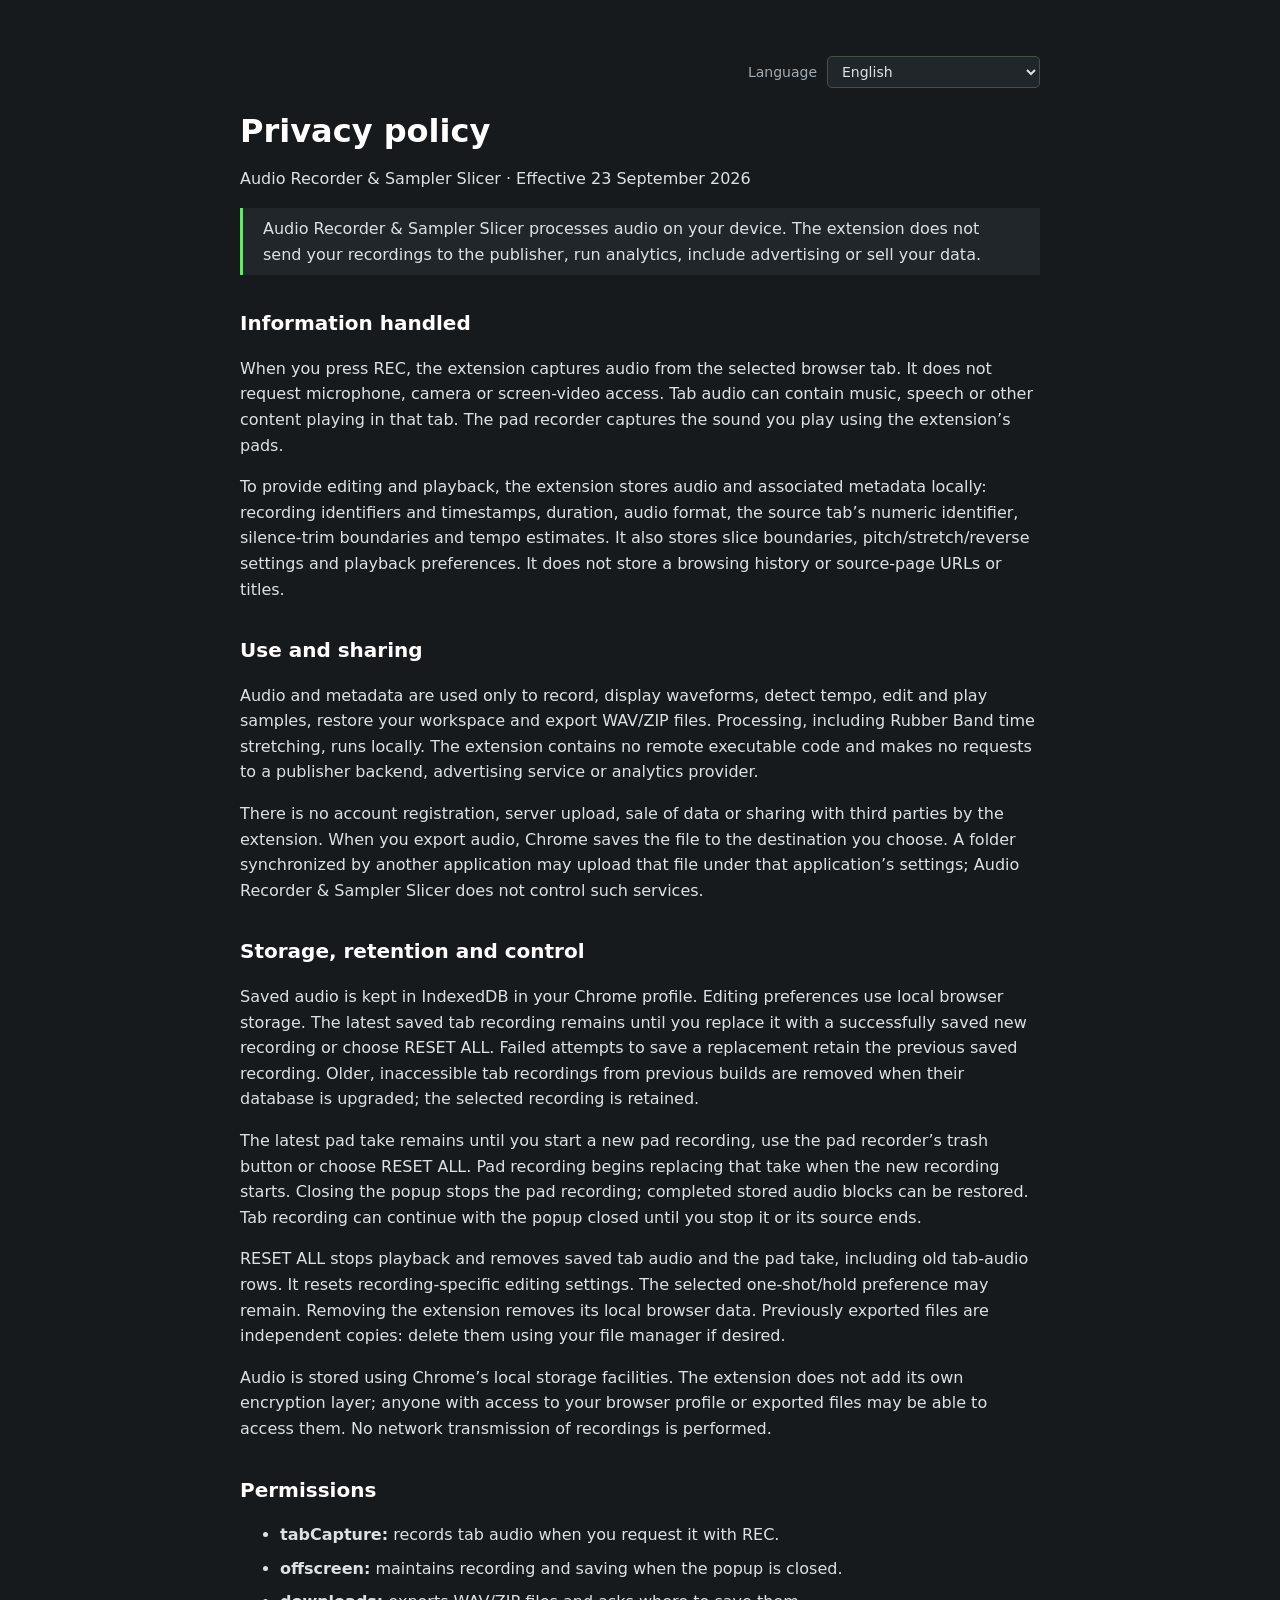
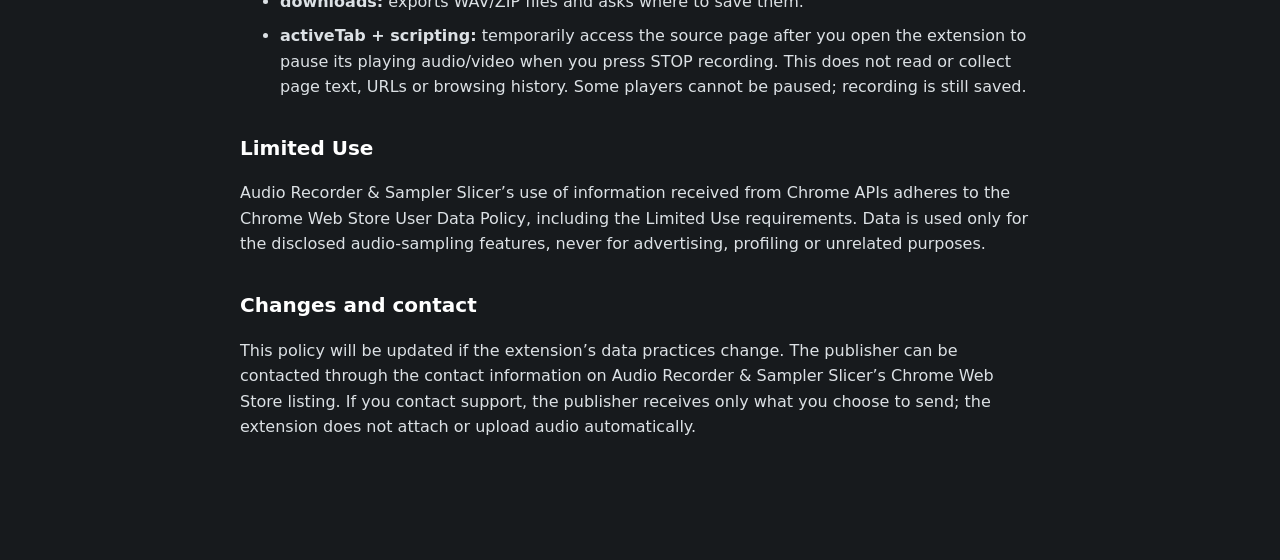
<file: index.html>
<!doctype html>
<html lang="en">
<head><meta charset="utf-8"><meta name="viewport" content="width=device-width, initial-scale=1"><title data-legal="privacy_title">Audio Recorder & Sampler Slicer — privacy policy</title><style>:root { color-scheme: dark; font: 16px/1.6 system-ui, sans-serif; background: #171a1d; color: #dce1e5; }
body { max-width: 800px; margin: 56px auto; padding: 0 28px 48px; }
h1 { font-size: 32px; line-height: 1.2; color: #fff; margin-bottom: 12px; }
h2 { font-size: 20px; margin-top: 32px; color: #fff; }
a { color: #72df75; text-underline-offset: 4px; }
a:hover { color: #a6f5a8; }
a:focus-visible { outline: 2px solid #72df75; outline-offset: 4px; }
nav { display: flex; flex-wrap: wrap; gap: 20px; margin: 28px 0; }
small, .muted { color: #a2abb2; }
code { color: #f59a7f; }
li { margin: 8px 0; }
.notice { border-left: 3px solid #72df75; padding: 8px 20px; background: #202629; }
.language-picker { display: flex; align-items: center; justify-content: flex-end; flex-wrap: wrap; gap: 10px; color: #a2abb2; font-size: 14px; margin-bottom: 24px; }
.language-picker[hidden] { display: none; }
.language-picker select { max-width: 100%; color: #dce1e5; background: #202629; border: 1px solid #45504a; border-radius: 5px; padding: 6px 10px; font: inherit; }
@media (max-width: 600px) { body { margin-top: 28px; padding-inline: 20px; } }
</style></head>
<body><main>
<label class="language-picker" hidden><span data-legal="language">Language</span> <select id="language" aria-label="Language"></select></label>
<h1 data-legal="privacy_0">Privacy policy</h1>
<p data-legal="privacy_1">Audio Recorder & Sampler Slicer · Effective 23 September 2026</p>
<p class="notice" data-legal="privacy_2">Audio Recorder & Sampler Slicer processes audio on your device. The extension does not send your recordings to the publisher, run analytics, include advertising or sell your data.</p>
<h2 data-legal="privacy_3">Information handled</h2>
<p data-legal="privacy_4">When you press REC, the extension captures audio from the selected browser tab. It does not request microphone, camera or screen-video access. Tab audio can contain music, speech or other content playing in that tab. The pad recorder captures the sound you play using the extension’s pads.</p>
<p data-legal="privacy_5">To provide editing and playback, the extension stores audio and associated metadata locally: recording identifiers and timestamps, duration, audio format, the source tab’s numeric identifier, silence-trim boundaries and tempo estimates. It also stores slice boundaries, pitch/stretch/reverse settings and playback preferences. It does not store a browsing history or source-page URLs or titles.</p>
<h2 data-legal="privacy_6">Use and sharing</h2>
<p data-legal="privacy_7">Audio and metadata are used only to record, display waveforms, detect tempo, edit and play samples, restore your workspace and export WAV/ZIP files. Processing, including Rubber Band time stretching, runs locally. The extension contains no remote executable code and makes no requests to a publisher backend, advertising service or analytics provider.</p>
<p data-legal="privacy_8">There is no account registration, server upload, sale of data or sharing with third parties by the extension. When you export audio, Chrome saves the file to the destination you choose. A folder synchronized by another application may upload that file under that application’s settings; Audio Recorder & Sampler Slicer does not control such services.</p>
<h2 data-legal="privacy_9">Storage, retention and control</h2>
<p data-legal="privacy_10">Saved audio is kept in IndexedDB in your Chrome profile. Editing preferences use local browser storage. The latest saved tab recording remains until you replace it with a successfully saved new recording or choose RESET ALL. Failed attempts to save a replacement retain the previous saved recording. Older, inaccessible tab recordings from previous builds are removed when their database is upgraded; the selected recording is retained.</p>
<p data-legal="privacy_11">The latest pad take remains until you start a new pad recording, use the pad recorder’s trash button or choose RESET ALL. Pad recording begins replacing that take when the new recording starts. Closing the popup stops the pad recording; completed stored audio blocks can be restored. Tab recording can continue with the popup closed until you stop it or its source ends.</p>
<p data-legal="privacy_12">RESET ALL stops playback and removes saved tab audio and the pad take, including old tab-audio rows. It resets recording-specific editing settings. The selected one-shot/hold preference may remain. Removing the extension removes its local browser data. Previously exported files are independent copies: delete them using your file manager if desired.</p>
<p data-legal="privacy_13">Audio is stored using Chrome’s local storage facilities. The extension does not add its own encryption layer; anyone with access to your browser profile or exported files may be able to access them. No network transmission of recordings is performed.</p>
<h2 data-legal="privacy_14">Permissions</h2>
<ul><li data-legal="privacy_15"><strong>tabCapture:</strong> records tab audio when you request it with REC.</li><li data-legal="privacy_16"><strong>offscreen:</strong> maintains recording and saving when the popup is closed.</li><li data-legal="privacy_17"><strong>downloads:</strong> exports WAV/ZIP files and asks where to save them.</li><li data-legal="privacy_source_pause"><strong>activeTab + scripting:</strong> temporarily access the source page after you open the extension to pause its playing audio/video when you press STOP recording. This does not read or collect page text, URLs or browsing history. Some players cannot be paused; recording is still saved.</li></ul>
<h2 data-legal="privacy_18">Limited Use</h2>
<p data-legal="privacy_19">Audio Recorder & Sampler Slicer’s use of information received from Chrome APIs adheres to the Chrome Web Store User Data Policy, including the Limited Use requirements. Data is used only for the disclosed audio-sampling features, never for advertising, profiling or unrelated purposes.</p>
<h2 data-legal="privacy_20">Changes and contact</h2>
<p data-legal="privacy_21">This policy will be updated if the extension’s data practices change. The publisher can be contacted through the contact information on Audio Recorder & Sampler Slicer’s Chrome Web Store listing. If you contact support, the publisher receives only what you choose to send; the extension does not attach or upload audio automatically.</p>
</main><script>(() => {
  const locales = [{"code":"en","tag":"en","label":"English"},{"code":"es","tag":"es","label":"Español (España)"},{"code":"es_419","tag":"es-419","label":"Español (Latinoamérica)"},{"code":"pt_BR","tag":"pt-BR","label":"Português (Brasil)"},{"code":"pt_PT","tag":"pt-PT","label":"Português (Portugal)"},{"code":"fr","tag":"fr","label":"Français"},{"code":"de","tag":"de","label":"Deutsch"},{"code":"it","tag":"it","label":"Italiano"},{"code":"pl","tag":"pl","label":"Polski"},{"code":"nl","tag":"nl","label":"Nederlands"},{"code":"ru","tag":"ru","label":"Русский"}];
  const translations = {"en":{"privacy_0":"Privacy policy","privacy_1":"Audio Recorder & Sampler Slicer · Effective 23 September 2026","privacy_2":"Audio Recorder & Sampler Slicer processes audio on your device. The extension does not send your recordings to the publisher, run analytics, include advertising or sell your data.","privacy_3":"Information handled","privacy_4":"When you press REC, the extension captures audio from the selected browser tab. It does not request microphone, camera or screen-video access. Tab audio can contain music, speech or other content playing in that tab. The pad recorder captures the sound you play using the extension’s pads.","privacy_5":"To provide editing and playback, the extension stores audio and associated metadata locally: recording identifiers and timestamps, duration, audio format, the source tab’s numeric identifier, silence-trim boundaries and tempo estimates. It also stores slice boundaries, pitch/stretch/reverse settings and playback preferences. It does not store a browsing history or source-page URLs or titles.","privacy_6":"Use and sharing","privacy_7":"Audio and metadata are used only to record, display waveforms, detect tempo, edit and play samples, restore your workspace and export WAV/ZIP files. Processing, including Rubber Band time stretching, runs locally. The extension contains no remote executable code and makes no requests to a publisher backend, advertising service or analytics provider.","privacy_8":"There is no account registration, server upload, sale of data or sharing with third parties by the extension. When you export audio, Chrome saves the file to the destination you choose. A folder synchronized by another application may upload that file under that application’s settings; Audio Recorder & Sampler Slicer does not control such services.","privacy_9":"Storage, retention and control","privacy_10":"Saved audio is kept in IndexedDB in your Chrome profile. Editing preferences use local browser storage. The latest saved tab recording remains until you replace it with a successfully saved new recording or choose RESET ALL. Failed attempts to save a replacement retain the previous saved recording. Older, inaccessible tab recordings from previous builds are removed when their database is upgraded; the selected recording is retained.","privacy_11":"The latest pad take remains until you start a new pad recording, use the pad recorder’s trash button or choose RESET ALL. Pad recording begins replacing that take when the new recording starts. Closing the popup stops the pad recording; completed stored audio blocks can be restored. Tab recording can continue with the popup closed until you stop it or its source ends.","privacy_12":"RESET ALL stops playback and removes saved tab audio and the pad take, including old tab-audio rows. It resets recording-specific editing settings. The selected one-shot/hold preference may remain. Removing the extension removes its local browser data. Previously exported files are independent copies: delete them using your file manager if desired.","privacy_13":"Audio is stored using Chrome’s local storage facilities. The extension does not add its own encryption layer; anyone with access to your browser profile or exported files may be able to access them. No network transmission of recordings is performed.","privacy_14":"Permissions","privacy_15":"\u003cstrong>tabCapture:\u003c/strong> records tab audio when you request it with REC.","privacy_16":"\u003cstrong>offscreen:\u003c/strong> maintains recording and saving when the popup is closed.","privacy_17":"\u003cstrong>downloads:\u003c/strong> exports WAV/ZIP files and asks where to save them.","privacy_18":"Limited Use","privacy_19":"Audio Recorder & Sampler Slicer’s use of information received from Chrome APIs adheres to the Chrome Web Store User Data Policy, including the Limited Use requirements. Data is used only for the disclosed audio-sampling features, never for advertising, profiling or unrelated purposes.","privacy_20":"Changes and contact","privacy_21":"This policy will be updated if the extension’s data practices change. The publisher can be contacted through the contact information on Audio Recorder & Sampler Slicer’s Chrome Web Store listing. If you contact support, the publisher receives only what you choose to send; the extension does not attach or upload audio automatically.","privacy_title":"Audio Recorder & Sampler Slicer — privacy policy","language":"Language","privacy_source_pause":"\u003cstrong>activeTab + scripting:\u003c/strong> temporarily access the source page after you open the extension to pause its playing audio/video when you press STOP recording. This does not read or collect page text, URLs or browsing history. Some players cannot be paused; recording is still saved."},"es":{"privacy_0":"Política de privacidad","privacy_1":"Audio Recorder & Sampler Slicer · Vigente desde el 23 de septiembre de 2026","privacy_2":"Audio Recorder & Sampler Slicer procesa el audio en tu dispositivo. La extensión no envía tus grabaciones al editor, no utiliza analítica, no incluye publicidad ni vende tus datos.","privacy_3":"Información tratada","privacy_4":"Al pulsar REC, la extensión captura el audio de la pestaña seleccionada. No solicita acceso al micrófono, a la cámara ni a vídeo de la pantalla. El audio de la pestaña puede contener música, voz u otro contenido que se reproduzca en ella. La grabadora de pads captura el sonido que tocas con los pads de la extensión.","privacy_5":"Para editar y reproducir, la extensión almacena el audio y sus metadatos localmente: identificadores y fechas de las grabaciones, duración, formato de audio, identificador numérico de la pestaña de origen, límites de recorte de silencio y estimaciones de tempo. También guarda los límites de los fragmentos, los ajustes de tono, estiramiento e inversión y las preferencias de reproducción. No guarda un historial de navegación ni las URL o los títulos de las páginas de origen.","privacy_6":"Uso y comunicación de datos","privacy_7":"El audio y los metadatos se utilizan únicamente para grabar, mostrar formas de onda, detectar el tempo, editar y reproducir samples, restaurar tu espacio de trabajo y exportar archivos WAV/ZIP. El procesamiento, incluido el estiramiento temporal con Rubber Band, se realiza localmente. La extensión no contiene código ejecutable remoto ni realiza solicitudes a servidores del editor, servicios publicitarios o proveedores de analítica.","privacy_8":"La extensión no requiere registro, no sube datos a servidores, no vende datos ni los comparte con terceros. Al exportar audio, Chrome guarda el archivo en el destino que elijas. Una carpeta sincronizada por otra aplicación puede subir ese archivo según los ajustes de dicha aplicación; Audio Recorder & Sampler Slicer no controla esos servicios.","privacy_9":"Almacenamiento, conservación y control","privacy_10":"El audio guardado se conserva en IndexedDB dentro de tu perfil de Chrome. Las preferencias de edición usan el almacenamiento local del navegador. La última grabación de pestaña guardada se conserva hasta que la sustituyas por una nueva grabación guardada correctamente o pulses BORRAR TODO (RESET ALL). Si falla el guardado de la sustitución, se mantiene la grabación anterior. Las grabaciones antiguas e inaccesibles de versiones anteriores se eliminan al actualizar su base de datos; se conserva la grabación seleccionada.","privacy_11":"La última toma de los pads se conserva hasta que inicies otra, uses la papelera de la grabadora o pulses BORRAR TODO (RESET ALL). La nueva toma empieza a sustituir a la anterior al comenzar la grabación. Cerrar la ventana de la extensión detiene la grabación de pads; los bloques de audio completos que ya se hayan guardado se pueden recuperar. La grabación de pestaña puede continuar con la ventana cerrada hasta que la detengas o termine su fuente.","privacy_12":"BORRAR TODO (RESET ALL) detiene la reproducción y elimina el audio de pestañas guardado y la toma de pads, incluidas las filas antiguas de audio de pestañas. Restablece los ajustes de edición de la grabación. La preferencia de reproducción completa o por pulsación mantenida puede conservarse. Al desinstalar la extensión se eliminan sus datos locales del navegador. Los archivos exportados son copias independientes: elimínalos con tu gestor de archivos si lo deseas.","privacy_13":"El audio se guarda mediante las funciones de almacenamiento local de Chrome. La extensión no añade una capa de cifrado propia; alguien con acceso a tu perfil del navegador o a los archivos exportados podría acceder a ellos. Las grabaciones no se transmiten por la red.","privacy_14":"Permisos","privacy_15":"\u003cstrong>tabCapture:\u003c/strong> graba el audio de la pestaña cuando lo solicitas con REC.","privacy_16":"\u003cstrong>offscreen:\u003c/strong> mantiene la grabación y el guardado con la ventana de la extensión cerrada.","privacy_17":"\u003cstrong>downloads:\u003c/strong> exporta archivos WAV/ZIP y pregunta dónde guardarlos.","privacy_18":"Uso limitado (Limited Use)","privacy_19":"El uso que hace Audio Recorder & Sampler Slicer de la información recibida a través de las API de Chrome cumple la Política de Datos de Usuario de Chrome Web Store, incluidos los requisitos de uso limitado. Los datos solo se utilizan para las funciones de muestreo de audio descritas, nunca para publicidad, elaboración de perfiles u otros fines ajenos.","privacy_20":"Cambios y contacto","privacy_21":"Esta política se actualizará si cambian las prácticas de tratamiento de datos de la extensión. Puedes contactar con el editor mediante los datos de contacto de la ficha de Audio Recorder & Sampler Slicer en Chrome Web Store. Si contactas con soporte, el editor recibe únicamente lo que decidas enviar; la extensión no adjunta ni sube audio automáticamente.","privacy_title":"Audio Recorder & Sampler Slicer — política de privacidad","language":"Idioma","privacy_source_pause":"\u003cstrong>activeTab + scripting:\u003c/strong> acceden temporalmente a la página de origen después de abrir la extensión para pausar el audio o vídeo en reproducción al pulsar STOP durante la grabación. No se lee ni recopila el texto de la página, las URL ni el historial de navegación. Algunos reproductores no se pueden pausar; la grabación se guarda de todos modos."},"es_419":{"privacy_0":"Política de privacidad","privacy_1":"Audio Recorder & Sampler Slicer · Vigente desde el 23 de septiembre de 2026","privacy_2":"Audio Recorder & Sampler Slicer procesa el audio en tu dispositivo. La extensión no envía tus grabaciones al editor, no utiliza analítica, no incluye publicidad ni vende tus datos.","privacy_3":"Información tratada","privacy_4":"Al pulsar REC, la extensión captura el audio de la pestaña seleccionada. No solicita acceso al micrófono, a la cámara ni a vídeo de la pantalla. El audio de la pestaña puede contener música, voz u otro contenido que se reproduzca en ella. La grabadora de pads captura el sonido que tocas con los pads de la extensión.","privacy_5":"Para editar y reproducir, la extensión almacena el audio y sus metadatos localmente: identificadores y fechas de las grabaciones, duración, formato de audio, identificador numérico de la pestaña de origen, límites de recorte de silencio y estimaciones de tempo. También guarda los límites de los fragmentos, los ajustes de tono, estiramiento e inversión y las preferencias de reproducción. No guarda un historial de navegación ni las URL o los títulos de las páginas de origen.","privacy_6":"Uso y comunicación de datos","privacy_7":"El audio y los metadatos se utilizan únicamente para grabar, mostrar formas de onda, detectar el tempo, editar y reproducir samples, restaurar tu espacio de trabajo y exportar archivos WAV/ZIP. El procesamiento, incluido el estiramiento temporal con Rubber Band, se realiza localmente. La extensión no contiene código ejecutable remoto ni realiza solicitudes a servidores del editor, servicios publicitarios o proveedores de analítica.","privacy_8":"La extensión no requiere registro, no sube datos a servidores, no vende datos ni los comparte con terceros. Al exportar audio, Chrome guarda el archivo en el destino que elijas. Una carpeta sincronizada por otra aplicación puede subir ese archivo según los ajustes de dicha aplicación; Audio Recorder & Sampler Slicer no controla esos servicios.","privacy_9":"Almacenamiento, conservación y control","privacy_10":"El audio guardado se conserva en IndexedDB dentro de tu perfil de Chrome. Las preferencias de edición usan el almacenamiento local del navegador. La última grabación de pestaña guardada se conserva hasta que la sustituyas por una nueva grabación guardada correctamente o pulses BORRAR TODO (RESET ALL). Si falla el guardado de la sustitución, se mantiene la grabación anterior. Las grabaciones antiguas e inaccesibles de versiones anteriores se eliminan al actualizar su base de datos; se conserva la grabación seleccionada.","privacy_11":"La última toma de los pads se conserva hasta que inicies otra, uses la papelera de la grabadora o pulses BORRAR TODO (RESET ALL). La nueva toma empieza a sustituir a la anterior al comenzar la grabación. Cerrar la ventana de la extensión detiene la grabación de pads; los bloques de audio completos que ya se hayan guardado se pueden recuperar. La grabación de pestaña puede continuar con la ventana cerrada hasta que la detengas o termine su fuente.","privacy_12":"BORRAR TODO (RESET ALL) detiene la reproducción y elimina el audio de pestañas guardado y la toma de pads, incluidas las filas antiguas de audio de pestañas. Restablece los ajustes de edición de la grabación. La preferencia de reproducción completa o por pulsación mantenida puede conservarse. Al desinstalar la extensión se eliminan sus datos locales del navegador. Los archivos exportados son copias independientes: elimínalos con tu gestor de archivos si lo deseas.","privacy_13":"El audio se guarda mediante las funciones de almacenamiento local de Chrome. La extensión no añade una capa de cifrado propia; alguien con acceso a tu perfil del navegador o a los archivos exportados podría acceder a ellos. Las grabaciones no se transmiten por la red.","privacy_14":"Permisos","privacy_15":"\u003cstrong>tabCapture:\u003c/strong> graba el audio de la pestaña cuando lo solicitas con REC.","privacy_16":"\u003cstrong>offscreen:\u003c/strong> mantiene la grabación y el guardado con la ventana de la extensión cerrada.","privacy_17":"\u003cstrong>downloads:\u003c/strong> exporta archivos WAV/ZIP y pregunta dónde guardarlos.","privacy_18":"Uso limitado (Limited Use)","privacy_19":"El uso que hace Audio Recorder & Sampler Slicer de la información recibida a través de las API de Chrome cumple la Política de Datos de Usuario de Chrome Web Store, incluidos los requisitos de uso limitado. Los datos solo se utilizan para las funciones de muestreo de audio descritas, nunca para publicidad, elaboración de perfiles u otros fines ajenos.","privacy_20":"Cambios y contacto","privacy_21":"Esta política se actualizará si cambian las prácticas de tratamiento de datos de la extensión. Puedes contactar con el editor mediante los datos de contacto de la ficha de Audio Recorder & Sampler Slicer en Chrome Web Store. Si contactas con soporte, el editor recibe únicamente lo que decidas enviar; la extensión no adjunta ni sube audio automáticamente.","privacy_title":"Audio Recorder & Sampler Slicer — política de privacidad","language":"Idioma","privacy_source_pause":"\u003cstrong>activeTab + scripting:\u003c/strong> acceden temporalmente a la página de origen después de abrir la extensión para pausar el audio o video en reproducción al pulsar STOP durante la grabación. No se lee ni recopila el texto de la página, las URL ni el historial de navegación. Algunos reproductores no se pueden pausar; la grabación se guarda de todos modos."},"pt_BR":{"privacy_0":"Política de privacidade","privacy_1":"Audio Recorder & Sampler Slicer · Em vigor desde 23 de setembro de 2026","privacy_2":"O Audio Recorder & Sampler Slicer processa o áudio no seu dispositivo. A extensão não envia suas gravações ao editor, não usa ferramentas de análise, não inclui anúncios e não vende seus dados.","privacy_3":"Informações tratadas","privacy_4":"Ao pressionar REC, a extensão captura o áudio da aba selecionada do navegador. Ela não solicita acesso ao microfone, à câmera ou a vídeo da tela. O áudio da aba pode conter música, fala ou outros conteúdos reproduzidos nela. O gravador de pads captura o som que você toca usando os pads da extensão.","privacy_5":"Para permitir edição e reprodução, a extensão armazena localmente o áudio e os metadados associados: identificadores e datas das gravações, duração, formato de áudio, identificador numérico da aba de origem, limites do corte de silêncio e estimativas de tempo. Também armazena limites dos trechos, ajustes de tom, estiramento e inversão e preferências de reprodução. Não armazena histórico de navegação, URLs ou títulos das páginas de origem.","privacy_6":"Uso e compartilhamento","privacy_7":"O áudio e os metadados são usados apenas para gravar, exibir formas de onda, detectar o tempo, editar e reproduzir samples, restaurar seu espaço de trabalho e exportar arquivos WAV/ZIP. O processamento, incluindo o estiramento temporal com Rubber Band, é local. A extensão não contém código executável remoto e não faz solicitações a servidores do editor, serviços de publicidade ou fornecedores de análise.","privacy_8":"A extensão não exige cadastro, não envia dados a servidores, não vende dados e não os compartilha com terceiros. Ao exportar áudio, o Chrome salva o arquivo no destino que você escolher. Uma pasta sincronizada por outro aplicativo pode enviar esse arquivo conforme as configurações desse aplicativo; o Audio Recorder & Sampler Slicer não controla esses serviços.","privacy_9":"Armazenamento, retenção e controle","privacy_10":"O áudio salvo fica no IndexedDB do seu perfil do Chrome. As preferências de edição usam o armazenamento local do navegador. A última gravação de aba salva permanece até você substituí-la por uma nova gravação salva com sucesso ou escolher APAGAR TUDO (RESET ALL). Se a tentativa de salvar a substituição falhar, a gravação anterior é mantida. Gravações antigas e inacessíveis de versões anteriores são removidas quando o banco de dados é atualizado; a gravação selecionada é mantida.","privacy_11":"A última tomada dos pads permanece até você iniciar uma nova gravação, usar a lixeira do gravador ou escolher APAGAR TUDO (RESET ALL). A nova tomada começa a substituir a anterior quando a gravação é iniciada. Fechar a janela da extensão interrompe a gravação dos pads; blocos de áudio completos já armazenados podem ser restaurados. A gravação da aba pode continuar com a janela fechada até você pará-la ou sua fonte terminar.","privacy_12":"APAGAR TUDO (RESET ALL) interrompe a reprodução e remove o áudio de abas salvo e a tomada dos pads, incluindo registros antigos de áudio de abas. Redefine os ajustes de edição específicos da gravação. A preferência de reprodução completa ou ao segurar pode ser mantida. Remover a extensão remove seus dados locais do navegador. Os arquivos já exportados são cópias independentes: exclua-os com o gerenciador de arquivos, se desejar.","privacy_13":"O áudio é armazenado usando os recursos de armazenamento local do Chrome. A extensão não adiciona sua própria camada de criptografia; quem tiver acesso ao seu perfil do navegador ou aos arquivos exportados poderá acessá-los. As gravações não são transmitidas pela rede.","privacy_14":"Permissões","privacy_15":"\u003cstrong>tabCapture:\u003c/strong> grava o áudio da aba quando você solicita com REC.","privacy_16":"\u003cstrong>offscreen:\u003c/strong> mantém a gravação e o salvamento quando a janela está fechada.","privacy_17":"\u003cstrong>downloads:\u003c/strong> exporta arquivos WAV/ZIP e pergunta onde salvá-los.","privacy_18":"Uso limitado (Limited Use)","privacy_19":"O uso pelo Audio Recorder & Sampler Slicer das informações recebidas pelas APIs do Chrome está de acordo com a Política de Dados do Usuário da Chrome Web Store, incluindo os requisitos de uso limitado. Os dados são usados apenas para as funções de sampling de áudio descritas, nunca para publicidade, criação de perfis ou finalidades não relacionadas.","privacy_20":"Alterações e contato","privacy_21":"Esta política será atualizada se as práticas de tratamento de dados da extensão mudarem. O editor pode ser contatado pelos dados de contato na página do Audio Recorder & Sampler Slicer na Chrome Web Store. Se você entrar em contato com o suporte, o editor recebe apenas o que você decidir enviar; a extensão não anexa nem envia áudio automaticamente.","privacy_title":"Audio Recorder & Sampler Slicer — política de privacidade","language":"Idioma","privacy_source_pause":"\u003cstrong>activeTab + scripting:\u003c/strong> acessam temporariamente a página de origem após você abrir a extensão para pausar o áudio ou vídeo em reprodução ao pressionar STOP durante a gravação. Não leem nem coletam textos da página, URLs ou histórico de navegação. Alguns players não podem ser pausados; a gravação é salva mesmo assim."},"pt_PT":{"privacy_0":"Política de privacidade","privacy_1":"Audio Recorder & Sampler Slicer · Em vigor desde 23 de setembro de 2026","privacy_2":"O Audio Recorder & Sampler Slicer processa o áudio no seu dispositivo. A extensão não envia as suas gravações ao editor, não utiliza ferramentas de análise, não inclui anúncios e não vende os seus dados.","privacy_3":"Informações tratadas","privacy_4":"Ao premir REC, a extensão captura o áudio do separador selecionado do navegador. Não solicita acesso ao microfone, à câmara ou a vídeo do ecrã. O áudio do separador pode conter música, fala ou outros conteúdos reproduzidos nesse separador. O gravador de pads captura o som que toca com os pads da extensão.","privacy_5":"Para permitir a edição e a reprodução, a extensão armazena localmente o áudio e os metadados associados: identificadores e datas das gravações, duração, formato de áudio, identificador numérico do separador de origem, limites do corte de silêncio e estimativas de tempo. Também guarda os limites dos trechos, ajustes de tom, estiramento e inversão e preferências de reprodução. Não guarda o histórico de navegação, os URL ou os títulos das páginas de origem.","privacy_6":"Utilização e partilha","privacy_7":"O áudio e os metadados são utilizados apenas para gravar, mostrar formas de onda, detetar o tempo, editar e reproduzir samples, restaurar o espaço de trabalho e exportar ficheiros WAV/ZIP. O processamento, incluindo o estiramento temporal com Rubber Band, é local. A extensão não contém código executável remoto e não faz pedidos a servidores do editor, serviços de publicidade ou fornecedores de análise.","privacy_8":"A extensão não exige registo de conta, não envia dados para servidores, não vende dados e não os partilha com terceiros. Ao exportar áudio, o Chrome guarda o ficheiro no destino escolhido. Uma pasta sincronizada por outra aplicação pode enviar esse ficheiro de acordo com as definições dessa aplicação; o Audio Recorder & Sampler Slicer não controla esses serviços.","privacy_9":"Armazenamento, conservação e controlo","privacy_10":"O áudio guardado fica no IndexedDB do seu perfil do Chrome. As preferências de edição utilizam o armazenamento local do navegador. A última gravação de separador guardada permanece até a substituir por uma nova gravação guardada com sucesso ou escolher APAGAR TUDO (RESET ALL). Se a tentativa de guardar a substituição falhar, a gravação anterior é mantida. As gravações antigas e inacessíveis de versões anteriores são removidas quando a base de dados é atualizada; a gravação selecionada é mantida.","privacy_11":"A última tomada dos pads permanece até iniciar uma nova gravação, utilizar o caixote do lixo do gravador ou escolher APAGAR TUDO (RESET ALL). A nova tomada começa a substituir a anterior assim que a gravação é iniciada. Fechar a janela da extensão interrompe a gravação dos pads; os blocos de áudio completos já guardados podem ser restaurados. A gravação do separador pode continuar com a janela fechada até ser interrompida ou a sua fonte terminar.","privacy_12":"APAGAR TUDO (RESET ALL) interrompe a reprodução e remove o áudio guardado dos separadores e a tomada dos pads, incluindo registos antigos de áudio dos separadores. Repõe os ajustes de edição específicos da gravação. A preferência de reprodução completa ou ao manter premido pode ser mantida. Remover a extensão remove os seus dados locais do navegador. Os ficheiros já exportados são cópias independentes: elimine-os com o gestor de ficheiros, se desejar.","privacy_13":"O áudio é guardado através dos recursos de armazenamento local do Chrome. A extensão não acrescenta uma camada de cifragem própria; quem tiver acesso ao seu perfil do navegador ou aos ficheiros exportados poderá aceder-lhes. As gravações não são transmitidas pela rede.","privacy_14":"Permissões","privacy_15":"\u003cstrong>tabCapture:\u003c/strong> grava o áudio do separador quando o solicita com REC.","privacy_16":"\u003cstrong>offscreen:\u003c/strong> mantém a gravação e o armazenamento quando a janela está fechada.","privacy_17":"\u003cstrong>downloads:\u003c/strong> exporta ficheiros WAV/ZIP e pergunta onde os guardar.","privacy_18":"Utilização limitada (Limited Use)","privacy_19":"A utilização pelo Audio Recorder & Sampler Slicer das informações recebidas através das API do Chrome está de acordo com a Política de Dados do Utilizador da Chrome Web Store, incluindo os requisitos de utilização limitada. Os dados são utilizados apenas para as funções de sampling de áudio descritas, nunca para publicidade, criação de perfis ou finalidades não relacionadas.","privacy_20":"Alterações e contacto","privacy_21":"Esta política será atualizada se as práticas de tratamento de dados da extensão mudarem. O editor pode ser contactado através dos contactos na página do Audio Recorder & Sampler Slicer na Chrome Web Store. Se contactar o apoio, o editor recebe apenas o que decidir enviar; a extensão não anexa nem envia áudio automaticamente.","privacy_title":"Audio Recorder & Sampler Slicer — política de privacidade","language":"Idioma","privacy_source_pause":"\u003cstrong>activeTab + scripting:\u003c/strong> acedem temporariamente à página de origem depois de abrir a extensão para colocar em pausa o áudio ou vídeo em reprodução ao premir STOP durante a gravação. Não leem nem recolhem texto da página, URLs ou histórico de navegação. Alguns leitores não podem ser colocados em pausa; a gravação é guardada na mesma."},"fr":{"privacy_0":"Politique de confidentialité","privacy_1":"Audio Recorder & Sampler Slicer · En vigueur depuis le 23 septembre 2026","privacy_2":"Audio Recorder & Sampler Slicer traite l’audio sur votre appareil. L’extension n’envoie pas vos enregistrements à l’éditeur, n’utilise pas d’outils d’analyse, n’inclut aucune publicité et ne vend pas vos données.","privacy_3":"Informations traitées","privacy_4":"Lorsque vous appuyez sur REC, l’extension capture l’audio de l’onglet sélectionné. Elle ne demande aucun accès au microphone, à la caméra ou à la vidéo de l’écran. L’audio de l’onglet peut contenir de la musique, des paroles ou tout autre contenu qui y est lu. L’enregistreur de pads capture le son que vous jouez avec les pads de l’extension.","privacy_5":"Pour l’édition et la lecture, l’extension stocke localement l’audio et ses métadonnées : identifiants et dates des enregistrements, durée, format audio, identifiant numérique de l’onglet source, limites de suppression des silences et estimations du tempo. Elle conserve aussi les limites des tranches, les réglages de hauteur, d’étirement et d’inversion, ainsi que les préférences de lecture. Elle ne conserve ni historique de navigation, ni URL ou titres des pages sources.","privacy_6":"Utilisation et partage","privacy_7":"L’audio et les métadonnées servent uniquement à enregistrer, afficher les formes d’onde, détecter le tempo, éditer et lire les samples, restaurer votre espace de travail et exporter des fichiers WAV/ZIP. Le traitement, y compris l’étirement temporel avec Rubber Band, s’effectue localement. L’extension ne contient aucun code exécutable distant et n’envoie aucune requête à un serveur de l’éditeur, un service publicitaire ou un fournisseur d’analyse.","privacy_8":"L’extension ne prévoit ni création de compte, ni envoi vers un serveur, ni vente de données, ni partage avec des tiers. Lors de l’export audio, Chrome enregistre le fichier à l’emplacement choisi. Un dossier synchronisé par une autre application peut envoyer ce fichier selon les réglages de cette application ; Audio Recorder & Sampler Slicer ne contrôle pas ces services.","privacy_9":"Stockage, conservation et contrôle","privacy_10":"L’audio sauvegardé est conservé dans IndexedDB au sein de votre profil Chrome. Les préférences d’édition utilisent le stockage local du navigateur. Le dernier enregistrement d’onglet sauvegardé reste disponible jusqu’à son remplacement par un nouvel enregistrement sauvegardé avec succès, ou jusqu’à l’utilisation de TOUT EFFACER (RESET ALL). Si l’enregistrement de remplacement ne peut pas être sauvegardé, le précédent est conservé. Les anciens enregistrements d’onglets devenus inaccessibles dans les versions précédentes sont supprimés lors de la mise à niveau de leur base de données ; l’enregistrement sélectionné est conservé.","privacy_11":"La dernière prise des pads reste disponible jusqu’au début d’une nouvelle prise, à l’utilisation de la corbeille de l’enregistreur ou de TOUT EFFACER (RESET ALL). La nouvelle prise commence à remplacer la précédente dès le début de l’enregistrement. Fermer la fenêtre de l’extension arrête l’enregistrement des pads ; les blocs audio complets déjà sauvegardés peuvent être restaurés. L’enregistrement d’onglet peut continuer lorsque la fenêtre est fermée, jusqu’à son arrêt ou à la fin de sa source.","privacy_12":"TOUT EFFACER (RESET ALL) arrête la lecture et supprime l’audio des onglets sauvegardé ainsi que la prise des pads, y compris les anciennes lignes d’audio des onglets. Les réglages d’édition propres à l’enregistrement sont réinitialisés. Le mode de lecture intégral ou par maintien peut être conservé. Désinstaller l’extension supprime ses données locales du navigateur. Les fichiers déjà exportés sont des copies indépendantes : supprimez-les avec votre gestionnaire de fichiers si vous le souhaitez.","privacy_13":"L’audio est stocké au moyen des fonctions de stockage local de Chrome. L’extension n’ajoute pas sa propre couche de chiffrement ; toute personne ayant accès à votre profil du navigateur ou aux fichiers exportés peut éventuellement y accéder. Les enregistrements ne sont pas transmis par le réseau.","privacy_14":"Autorisations","privacy_15":"\u003cstrong>tabCapture :\u003c/strong> enregistre l’audio d’un onglet lorsque vous le demandez avec REC.","privacy_16":"\u003cstrong>offscreen :\u003c/strong> maintient l’enregistrement et la sauvegarde lorsque la fenêtre est fermée.","privacy_17":"\u003cstrong>downloads :\u003c/strong> exporte les fichiers WAV/ZIP et vous demande où les enregistrer.","privacy_18":"Utilisation limitée (Limited Use)","privacy_19":"L’utilisation par Audio Recorder & Sampler Slicer des informations reçues via les API Chrome respecte les règles du Chrome Web Store relatives aux données utilisateur, y compris les exigences d’utilisation limitée. Les données servent uniquement aux fonctions d’échantillonnage audio décrites, jamais à la publicité, au profilage ou à des fins sans rapport.","privacy_20":"Modifications et contact","privacy_21":"Cette politique sera mise à jour si les pratiques de traitement des données de l’extension changent. Vous pouvez joindre l’éditeur aux coordonnées indiquées sur la fiche Audio Recorder & Sampler Slicer du Chrome Web Store. Si vous contactez l’assistance, l’éditeur ne reçoit que ce que vous choisissez d’envoyer ; l’extension ne joint ni n’envoie automatiquement de fichiers audio.","privacy_title":"Audio Recorder & Sampler Slicer — politique de confidentialité","language":"Langue","privacy_source_pause":"\u003cstrong>activeTab + scripting:\u003c/strong> accèdent temporairement à la page source après l’ouverture de l’extension pour mettre en pause l’audio ou la vidéo en cours de lecture lorsque vous appuyez sur STOP pendant l’enregistrement. Aucun texte de la page, URL ou historique de navigation n’est lu ni collecté. Certains lecteurs ne peuvent pas être mis en pause ; l’enregistrement est tout de même sauvegardé."},"de":{"privacy_0":"Datenschutzerklärung","privacy_1":"Audio Recorder & Sampler Slicer · Gültig ab 23. September 2026","privacy_2":"Audio Recorder & Sampler Slicer verarbeitet Audio auf deinem Gerät. Die Erweiterung sendet deine Aufnahmen nicht an den Herausgeber, verwendet keine Analysedienste, enthält keine Werbung und verkauft deine Daten nicht.","privacy_3":"Verarbeitete Informationen","privacy_4":"Wenn du REC drückst, nimmt die Erweiterung Audio aus dem ausgewählten Browser-Tab auf. Sie fordert keinen Zugriff auf Mikrofon, Kamera oder Bildschirmvideo an. Tab-Audio kann Musik, Sprache oder andere im Tab wiedergegebene Inhalte enthalten. Der Pad-Recorder nimmt die Klänge auf, die du mit den Pads der Erweiterung spielst.","privacy_5":"Für Bearbeitung und Wiedergabe speichert die Erweiterung Audio und zugehörige Metadaten lokal: Aufnahme-IDs und Zeitstempel, Dauer, Audioformat, die numerische ID des Quell-Tabs, Grenzen der Stilleentfernung und Temposchätzungen. Außerdem speichert sie Slice-Grenzen, Einstellungen für Tonhöhe, Stretch und Rückwärtswiedergabe sowie Wiedergabeeinstellungen. Ein Browserverlauf sowie URLs oder Titel der Quellseiten werden nicht gespeichert.","privacy_6":"Verwendung und Weitergabe","privacy_7":"Audio und Metadaten dienen ausschließlich der Aufnahme, Wellenformanzeige, Tempoerkennung, Sample-Bearbeitung und -Wiedergabe, Wiederherstellung deines Arbeitsbereichs und dem WAV/ZIP-Export. Die Verarbeitung einschließlich Rubber Band Time-Stretching erfolgt lokal. Die Erweiterung enthält keinen entfernten ausführbaren Code und stellt keine Anfragen an Server des Herausgebers, Werbedienste oder Analyseanbieter.","privacy_8":"Die Erweiterung erfordert keine Kontoregistrierung und lädt keine Daten auf Server hoch, verkauft keine Daten und gibt sie nicht an Dritte weiter. Beim Audioexport speichert Chrome die Datei am von dir gewählten Ort. Ein von einer anderen Anwendung synchronisierter Ordner kann die Datei gemäß den Einstellungen dieser Anwendung hochladen; Audio Recorder & Sampler Slicer kontrolliert solche Dienste nicht.","privacy_9":"Speicherung, Aufbewahrung und Kontrolle","privacy_10":"Gespeichertes Audio liegt in IndexedDB in deinem Chrome-Profil. Bearbeitungseinstellungen verwenden den lokalen Browserspeicher. Die zuletzt gespeicherte Tab-Aufnahme bleibt erhalten, bis du sie durch eine erfolgreich gespeicherte neue Aufnahme ersetzt oder ALLES LÖSCHEN (RESET ALL) wählst. Schlägt das Speichern eines Ersatzes fehl, bleibt die bisherige Aufnahme erhalten. Ältere, nicht mehr zugängliche Tab-Aufnahmen aus früheren Versionen werden beim Aktualisieren ihrer Datenbank entfernt; die ausgewählte Aufnahme bleibt erhalten.","privacy_11":"Die letzte Pad-Aufnahme bleibt erhalten, bis du eine neue Pad-Aufnahme startest, den Papierkorb des Recorders verwendest oder ALLES LÖSCHEN (RESET ALL) wählst. Mit Beginn der neuen Aufnahme wird die vorherige Pad-Aufnahme ersetzt. Das Schließen des Erweiterungsfensters stoppt die Pad-Aufnahme; vollständig gespeicherte Audioblöcke können wiederhergestellt werden. Die Tab-Aufnahme kann bei geschlossenem Fenster weiterlaufen, bis du sie stoppst oder ihre Quelle endet.","privacy_12":"ALLES LÖSCHEN (RESET ALL) stoppt die Wiedergabe und entfernt gespeichertes Tab-Audio und die Pad-Aufnahme einschließlich alter Tab-Audio-Datensätze. Aufnahmebezogene Bearbeitungseinstellungen werden zurückgesetzt. Die gewählte Einstellung für einmalige Wiedergabe oder Gedrückthalten kann erhalten bleiben. Beim Entfernen der Erweiterung werden ihre lokalen Browserdaten entfernt. Bereits exportierte Dateien sind unabhängige Kopien; lösche sie bei Bedarf mit deinem Dateimanager.","privacy_13":"Audio wird mit den lokalen Speicherfunktionen von Chrome gespeichert. Die Erweiterung fügt keine eigene Verschlüsselung hinzu; Personen mit Zugriff auf dein Browserprofil oder exportierte Dateien können möglicherweise darauf zugreifen. Aufnahmen werden nicht über das Netzwerk übertragen.","privacy_14":"Berechtigungen","privacy_15":"\u003cstrong>tabCapture:\u003c/strong> nimmt Tab-Audio auf, wenn du dies mit REC anforderst.","privacy_16":"\u003cstrong>offscreen:\u003c/strong> ermöglicht Aufnahme und Speicherung bei geschlossenem Erweiterungsfenster.","privacy_17":"\u003cstrong>downloads:\u003c/strong> exportiert WAV/ZIP-Dateien und fragt nach dem Speicherort.","privacy_18":"Eingeschränkte Nutzung (Limited Use)","privacy_19":"Audio Recorder & Sampler Slicers Verwendung von Informationen aus den Chrome-APIs entspricht der Nutzerdatenrichtlinie des Chrome Web Store einschließlich der Anforderungen zur eingeschränkten Nutzung. Daten werden nur für die beschriebenen Audio-Sampling-Funktionen verwendet, niemals für Werbung, Profilbildung oder sachfremde Zwecke.","privacy_20":"Änderungen und Kontakt","privacy_21":"Diese Erklärung wird aktualisiert, wenn sich die Datenverarbeitung der Erweiterung ändert. Der Herausgeber ist über die Kontaktinformationen im Chrome-Web-Store-Eintrag von Audio Recorder & Sampler Slicer erreichbar. Bei einer Supportanfrage erhält der Herausgeber nur das, was du selbst sendest; die Erweiterung hängt Audio nicht automatisch an und lädt es nicht automatisch hoch.","privacy_title":"Audio Recorder & Sampler Slicer — Datenschutzerklärung","language":"Sprache","privacy_source_pause":"\u003cstrong>activeTab + scripting:\u003c/strong> greifen nach dem Öffnen der Erweiterung vorübergehend auf die Quellseite zu, um deren laufende Audio- oder Videowiedergabe beim Beenden der Aufnahme mit STOP zu pausieren. Dabei werden keine Seitentexte, URLs oder Browserverläufe gelesen oder erfasst. Manche Player lassen sich nicht pausieren; die Aufnahme wird trotzdem gespeichert."},"it":{"privacy_0":"Informativa sulla privacy","privacy_1":"Audio Recorder & Sampler Slicer · In vigore dal 23 settembre 2026","privacy_2":"Audio Recorder & Sampler Slicer elabora l’audio sul tuo dispositivo. L’estensione non invia le registrazioni all’editore, non usa strumenti di analisi, non include pubblicità e non vende i tuoi dati.","privacy_3":"Informazioni trattate","privacy_4":"Quando premi REC, l’estensione acquisisce l’audio della scheda selezionata. Non richiede accesso al microfono, alla fotocamera o al video dello schermo. L’audio della scheda può contenere musica, parlato o altri contenuti riprodotti nella scheda. Il registratore dei pad acquisisce il suono che suoni usando i pad dell’estensione.","privacy_5":"Per consentire modifica e riproduzione, l’estensione memorizza localmente audio e metadati associati: identificativi e date delle registrazioni, durata, formato audio, identificativo numerico della scheda di origine, limiti del taglio del silenzio e stime del tempo. Memorizza anche i limiti dei frammenti, le impostazioni di intonazione, stretch e inversione e le preferenze di riproduzione. Non conserva la cronologia di navigazione né gli URL o i titoli delle pagine di origine.","privacy_6":"Utilizzo e condivisione","privacy_7":"Audio e metadati vengono usati solo per registrare, visualizzare forme d’onda, rilevare il tempo, modificare e riprodurre campioni, ripristinare l’area di lavoro ed esportare file WAV/ZIP. L’elaborazione, incluso lo stretch temporale con Rubber Band, avviene localmente. L’estensione non contiene codice eseguibile remoto e non invia richieste a server dell’editore, servizi pubblicitari o fornitori di analisi.","privacy_8":"L’estensione non richiede account, non carica dati su server, non vende dati e non li condivide con terzi. Quando esporti l’audio, Chrome salva il file nella destinazione scelta. Una cartella sincronizzata da un’altra applicazione può caricare il file secondo le impostazioni di tale applicazione; Audio Recorder & Sampler Slicer non controlla questi servizi.","privacy_9":"Memorizzazione, conservazione e controllo","privacy_10":"L’audio salvato viene conservato in IndexedDB nel tuo profilo Chrome. Le preferenze di modifica usano la memoria locale del browser. L’ultima registrazione di scheda salvata rimane finché non la sostituisci con una nuova registrazione salvata correttamente o scegli CANCELLA TUTTO (RESET ALL). Se il salvataggio della sostituzione fallisce, la registrazione precedente viene conservata. Le vecchie registrazioni di scheda non più accessibili delle versioni precedenti vengono rimosse quando si aggiorna il loro database; la registrazione selezionata viene conservata.","privacy_11":"L’ultima registrazione dei pad rimane finché non ne avvii una nuova, usi il cestino del registratore o scegli CANCELLA TUTTO (RESET ALL). La nuova registrazione inizia a sostituire la precedente appena avviata. Chiudere la finestra dell’estensione interrompe la registrazione dei pad; i blocchi audio completi già salvati possono essere ripristinati. La registrazione della scheda può continuare con la finestra chiusa finché non la interrompi o la sorgente termina.","privacy_12":"CANCELLA TUTTO (RESET ALL) interrompe la riproduzione e rimuove l’audio salvato delle schede e la registrazione dei pad, incluse le vecchie righe di dati audio delle schede. Ripristina le impostazioni di modifica specifiche della registrazione. La preferenza di riproduzione completa o durante la pressione può rimanere. Disinstallare l’estensione rimuove i suoi dati locali dal browser. I file già esportati sono copie indipendenti: eliminali con il gestore dei file, se lo desideri.","privacy_13":"L’audio viene memorizzato tramite le funzioni di archiviazione locale di Chrome. L’estensione non aggiunge un proprio livello di cifratura; chi ha accesso al tuo profilo del browser o ai file esportati potrebbe accedervi. Le registrazioni non vengono trasmesse in rete.","privacy_14":"Autorizzazioni","privacy_15":"\u003cstrong>tabCapture:\u003c/strong> registra l’audio della scheda quando lo richiedi premendo REC.","privacy_16":"\u003cstrong>offscreen:\u003c/strong> mantiene attivi registrazione e salvataggio quando la finestra è chiusa.","privacy_17":"\u003cstrong>downloads:\u003c/strong> esporta file WAV/ZIP e chiede dove salvarli.","privacy_18":"Utilizzo limitato (Limited Use)","privacy_19":"L’uso da parte di Audio Recorder & Sampler Slicer delle informazioni ricevute tramite le API di Chrome rispetta le norme sui dati utente del Chrome Web Store, inclusi i requisiti di utilizzo limitato. I dati vengono usati solo per le funzioni di campionamento audio descritte, mai per pubblicità, profilazione o finalità estranee.","privacy_20":"Modifiche e contatti","privacy_21":"Questa informativa verrà aggiornata se cambieranno le modalità di trattamento dei dati dell’estensione. Puoi contattare l’editore tramite i recapiti nella scheda di Audio Recorder & Sampler Slicer sul Chrome Web Store. Se contatti l’assistenza, l’editore riceve solo ciò che decidi di inviare; l’estensione non allega né carica audio automaticamente.","privacy_title":"Audio Recorder & Sampler Slicer — informativa sulla privacy","language":"Lingua","privacy_source_pause":"\u003cstrong>activeTab + scripting:\u003c/strong> accedono temporaneamente alla pagina di origine dopo l’apertura dell’estensione per mettere in pausa l’audio o il video in riproduzione quando premi STOP durante la registrazione. Non leggono né raccolgono il testo della pagina, gli URL o la cronologia di navigazione. Alcuni lettori non possono essere messi in pausa; la registrazione viene comunque salvata."},"pl":{"privacy_0":"Polityka prywatności","privacy_1":"Audio Recorder & Sampler Slicer · Obowiązuje od 23 września 2026 r.","privacy_2":"Audio Recorder & Sampler Slicer przetwarza dźwięk na Twoim urządzeniu. Rozszerzenie nie wysyła nagrań do wydawcy, nie korzysta z analityki, nie zawiera reklam i nie sprzedaje Twoich danych.","privacy_3":"Przetwarzane informacje","privacy_4":"Po naciśnięciu REC rozszerzenie przechwytuje dźwięk z wybranej karty przeglądarki. Nie prosi o dostęp do mikrofonu, kamery ani obrazu ekranu. Dźwięk karty może zawierać muzykę, mowę lub inne odtwarzane w niej treści. Rejestrator padów nagrywa dźwięki grane na padach rozszerzenia.","privacy_5":"Do edycji i odtwarzania rozszerzenie przechowuje lokalnie dźwięk i powiązane metadane: identyfikatory i daty nagrań, czas trwania, format audio, numeryczny identyfikator karty źródłowej, granice przycinania ciszy i szacowane tempo. Przechowuje także granice fragmentów, ustawienia wysokości dźwięku, rozciągania i odwracania oraz preferencje odtwarzania. Nie zapisuje historii przeglądania, adresów URL ani tytułów stron źródłowych.","privacy_6":"Wykorzystanie i udostępnianie","privacy_7":"Dźwięk i metadane służą wyłącznie do nagrywania, wyświetlania fal, wykrywania tempa, edycji i odtwarzania sampli, przywracania obszaru roboczego oraz eksportowania plików WAV/ZIP. Przetwarzanie, w tym rozciąganie czasu z Rubber Band, odbywa się lokalnie. Rozszerzenie nie zawiera zdalnego kodu wykonywalnego i nie wysyła żądań do serwerów wydawcy, usług reklamowych ani dostawców analityki.","privacy_8":"Rozszerzenie nie wymaga konta, nie przesyła danych na serwer, nie sprzedaje danych i nie udostępnia ich osobom trzecim. Podczas eksportu Chrome zapisuje plik w wybranym miejscu. Folder synchronizowany przez inną aplikację może przesłać ten plik zgodnie z ustawieniami tej aplikacji; Audio Recorder & Sampler Slicer nie kontroluje takich usług.","privacy_9":"Przechowywanie, okres przechowywania i kontrola","privacy_10":"Zapisany dźwięk znajduje się w IndexedDB w Twoim profilu Chrome. Preferencje edycji korzystają z lokalnej pamięci przeglądarki. Ostatnie zapisane nagranie karty pozostaje do czasu zastąpienia go nowym, pomyślnie zapisanym nagraniem lub wybrania USUŃ WSZYSTKO (RESET ALL). Jeśli zapis nagrania zastępczego się nie powiedzie, wcześniejsze nagranie zostaje zachowane. Starsze, niedostępne nagrania kart z poprzednich wersji są usuwane podczas aktualizacji ich bazy danych; wybrane nagranie zostaje zachowane.","privacy_11":"Ostatnie nagranie padów pozostaje do rozpoczęcia nowego nagrania, użycia kosza w rejestratorze lub wybrania USUŃ WSZYSTKO (RESET ALL). Nowe nagranie padów zaczyna zastępować poprzednie w chwili rozpoczęcia. Zamknięcie okna rozszerzenia zatrzymuje nagrywanie padów; ukończone i zapisane bloki dźwięku można przywrócić. Nagrywanie karty może trwać przy zamkniętym oknie do czasu zatrzymania lub zakończenia źródła.","privacy_12":"USUŃ WSZYSTKO (RESET ALL) zatrzymuje odtwarzanie i usuwa zapisany dźwięk kart oraz nagranie padów, w tym stare wiersze danych dźwięku kart. Resetuje ustawienia edycji właściwe dla nagrania. Preferencja odtwarzania całości lub podczas przytrzymania może zostać zachowana. Usunięcie rozszerzenia usuwa jego lokalne dane przeglądarki. Wcześniej wyeksportowane pliki są niezależnymi kopiami: w razie potrzeby usuń je w menedżerze plików.","privacy_13":"Dźwięk jest przechowywany za pomocą lokalnych mechanizmów pamięci Chrome. Rozszerzenie nie dodaje własnej warstwy szyfrowania; osoby z dostępem do Twojego profilu przeglądarki lub wyeksportowanych plików mogą uzyskać do nich dostęp. Nagrania nie są przesyłane przez sieć.","privacy_14":"Uprawnienia","privacy_15":"\u003cstrong>tabCapture:\u003c/strong> nagrywa dźwięk karty na żądanie po naciśnięciu REC.","privacy_16":"\u003cstrong>offscreen:\u003c/strong> utrzymuje nagrywanie i zapisywanie przy zamkniętym oknie rozszerzenia.","privacy_17":"\u003cstrong>downloads:\u003c/strong> eksportuje pliki WAV/ZIP i pyta, gdzie je zapisać.","privacy_18":"Ograniczone wykorzystanie (Limited Use)","privacy_19":"Wykorzystanie przez Audio Recorder & Sampler Slicer informacji otrzymanych z interfejsów API Chrome jest zgodne z zasadami Chrome Web Store dotyczącymi danych użytkowników, w tym z wymaganiami ograniczonego wykorzystania. Dane służą wyłącznie opisanym funkcjom samplowania dźwięku, nigdy reklamie, profilowaniu ani niezwiązanym celom.","privacy_20":"Zmiany i kontakt","privacy_21":"Ta polityka zostanie zaktualizowana, jeśli zmienią się praktyki przetwarzania danych rozszerzenia. Z wydawcą można skontaktować się przez dane kontaktowe na stronie Audio Recorder & Sampler Slicer w Chrome Web Store. Przy kontakcie z pomocą wydawca otrzymuje tylko to, co zdecydujesz się wysłać; rozszerzenie nie dołącza ani nie przesyła dźwięku automatycznie.","privacy_title":"Audio Recorder & Sampler Slicer — polityka prywatności","language":"Język","privacy_source_pause":"\u003cstrong>activeTab + scripting:\u003c/strong> uzyskują tymczasowy dostęp do strony źródłowej po otwarciu rozszerzenia, aby wstrzymać odtwarzane audio lub wideo po naciśnięciu STOP podczas nagrywania. Nie odczytują ani nie zbierają tekstu strony, adresów URL ani historii przeglądania. Niektórych odtwarzaczy nie można wstrzymać; nagranie i tak zostanie zapisane."},"nl":{"privacy_0":"Privacybeleid","privacy_1":"Audio Recorder & Sampler Slicer · Van kracht sinds 23 september 2026","privacy_2":"Audio Recorder & Sampler Slicer verwerkt audio op je apparaat. De extensie stuurt je opnamen niet naar de uitgever, gebruikt geen analytics, bevat geen advertenties en verkoopt je gegevens niet.","privacy_3":"Verwerkte informatie","privacy_4":"Wanneer je op REC drukt, neemt de extensie audio op van het geselecteerde browsertabblad. Ze vraagt geen toegang tot de microfoon, camera of schermvideo. Tabbladaudio kan muziek, spraak of andere inhoud bevatten die in dat tabblad wordt afgespeeld. De padrecorder neemt het geluid op dat je met de pads van de extensie speelt.","privacy_5":"Voor bewerking en weergave slaat de extensie audio en bijbehorende metagegevens lokaal op: opname-ID’s en tijdstippen, duur, audioformaat, de numerieke ID van het brontabblad, grenzen voor het bijsnijden van stilte en temposchattingen. Ook slicegrenzen, instellingen voor toonhoogte, stretch en omkeren en afspeelvoorkeuren worden opgeslagen. Er worden geen browsegeschiedenis, URL’s of titels van bronpagina’s opgeslagen.","privacy_6":"Gebruik en delen","privacy_7":"Audio en metagegevens worden uitsluitend gebruikt om op te nemen, golfvormen te tonen, tempo te bepalen, samples te bewerken en af te spelen, je werkruimte te herstellen en WAV/ZIP-bestanden te exporteren. De verwerking, inclusief tijdrekken met Rubber Band, gebeurt lokaal. De extensie bevat geen externe uitvoerbare code en verstuurt geen verzoeken naar servers van de uitgever, advertentiediensten of analyticsaanbieders.","privacy_8":"De extensie vereist geen accountregistratie, uploadt niets naar servers, verkoopt geen gegevens en deelt ze niet met derden. Wanneer je audio exporteert, slaat Chrome het bestand op de gekozen locatie op. Een map die door een andere toepassing wordt gesynchroniseerd, kan het bestand uploaden volgens de instellingen van die toepassing; Audio Recorder & Sampler Slicer beheert zulke diensten niet.","privacy_9":"Opslag, bewaartermijn en beheer","privacy_10":"Opgeslagen audio staat in IndexedDB in je Chrome-profiel. Bewerkingsvoorkeuren gebruiken de lokale browseropslag. De laatst opgeslagen tabbladopname blijft bewaard totdat je deze vervangt door een succesvol opgeslagen nieuwe opname of ALLES WISSEN (RESET ALL) kiest. Als het opslaan van de vervangende opname mislukt, blijft de vorige bewaard. Oudere, ontoegankelijke tabbladopnamen uit eerdere versies worden verwijderd wanneer hun database wordt bijgewerkt; de geselecteerde opname blijft behouden.","privacy_11":"De laatste padopname blijft bewaard totdat je een nieuwe start, de prullenbak van de recorder gebruikt of ALLES WISSEN (RESET ALL) kiest. De nieuwe padopname begint de vorige te vervangen zodra de opname start. Het sluiten van het extensievenster stopt de padopname; volledig opgeslagen audioblokken kunnen worden hersteld. De tabbladopname kan bij gesloten venster doorgaan totdat je die stopt of de bron eindigt.","privacy_12":"ALLES WISSEN (RESET ALL) stopt de weergave en verwijdert opgeslagen tabbladaudio en de padopname, inclusief oude tabbladaudioregels. Opnamespecifieke bewerkingsinstellingen worden teruggezet. De voorkeur voor eenmalig afspelen of vasthouden kan behouden blijven. Het verwijderen van de extensie verwijdert haar lokale browsergegevens. Eerder geëxporteerde bestanden zijn onafhankelijke kopieën: verwijder ze desgewenst met je bestandsbeheerder.","privacy_13":"Audio wordt opgeslagen met de lokale opslagfuncties van Chrome. De extensie voegt geen eigen versleutelingslaag toe; iemand met toegang tot je browserprofiel of geëxporteerde bestanden kan er mogelijk bij. Opnamen worden niet via het netwerk verzonden.","privacy_14":"Rechten","privacy_15":"\u003cstrong>tabCapture:\u003c/strong> neemt tabbladaudio op wanneer je daarom vraagt met REC.","privacy_16":"\u003cstrong>offscreen:\u003c/strong> houdt opnemen en opslaan actief wanneer het venster gesloten is.","privacy_17":"\u003cstrong>downloads:\u003c/strong> exporteert WAV/ZIP-bestanden en vraagt waar ze moeten worden opgeslagen.","privacy_18":"Beperkt gebruik (Limited Use)","privacy_19":"Audio Recorder & Sampler Slicers gebruik van informatie uit de Chrome-API’s voldoet aan het gebruikersgegevensbeleid van de Chrome Web Store, inclusief de eisen voor beperkt gebruik. Gegevens worden alleen gebruikt voor de beschreven audiosamplingfuncties, nooit voor advertenties, profilering of niet-gerelateerde doeleinden.","privacy_20":"Wijzigingen en contact","privacy_21":"Dit beleid wordt bijgewerkt als de gegevensverwerking van de extensie verandert. Je kunt de uitgever bereiken via de contactgegevens op de Audio Recorder & Sampler Slicer-pagina in de Chrome Web Store. Bij contact met support ontvangt de uitgever alleen wat je zelf verstuurt; de extensie voegt audio niet automatisch bij en uploadt deze niet automatisch.","privacy_title":"Audio Recorder & Sampler Slicer — privacybeleid","language":"Taal","privacy_source_pause":"\u003cstrong>activeTab + scripting:\u003c/strong> krijgen tijdelijk toegang tot de bronpagina nadat je de extensie opent, om de afspelende audio of video te pauzeren wanneer je tijdens het opnemen op STOP drukt. Er worden geen paginateksten, URL’s of browsegeschiedenis gelezen of verzameld. Sommige spelers kunnen niet worden gepauzeerd; de opname wordt wel opgeslagen."},"ru":{"privacy_0":"Политика конфиденциальности","privacy_1":"Audio Recorder & Sampler Slicer · Действует с 23 сентября 2026 года","privacy_2":"Audio Recorder & Sampler Slicer обрабатывает звук на вашем устройстве. Расширение не отправляет записи издателю, не использует аналитику, не показывает рекламу и не продаёт ваши данные.","privacy_3":"Обрабатываемая информация","privacy_4":"Когда вы нажимаете ЗАП (REC), расширение записывает звук выбранной вкладки браузера. Оно не запрашивает доступ к микрофону, камере или видеозаписи экрана. Звук вкладки может содержать музыку, речь и другой воспроизводимый на ней контент. Рекордер пэдов записывает звук, который вы играете на пэдах расширения.","privacy_5":"Для редактирования и воспроизведения расширение хранит звук и связанные метаданные локально: идентификаторы и время записей, длительность, аудиоформат, числовой идентификатор исходной вкладки, границы обрезки тишины и оценку темпа. Также сохраняются границы слайсов, настройки высоты тона, растяжения и реверса, а также параметры воспроизведения. История посещений, URL и заголовки исходных страниц не сохраняются.","privacy_6":"Использование и передача","privacy_7":"Звук и метаданные используются только для записи, отображения волн, определения темпа, редактирования и воспроизведения сэмплов, восстановления рабочего состояния и экспорта файлов WAV/ZIP. Обработка, включая растяжение времени с Rubber Band, выполняется локально. Расширение не содержит удалённого исполняемого кода и не отправляет запросы на сервер издателя, рекламным сервисам или поставщикам аналитики.","privacy_8":"Расширение не предусматривает регистрацию аккаунта, загрузку на сервер, продажу данных или передачу третьим лицам. При экспорте звука Chrome сохраняет файл в выбранное вами место. Папка, синхронизируемая другим приложением, может загружать этот файл согласно настройкам того приложения; Audio Recorder & Sampler Slicer не управляет такими сервисами.","privacy_9":"Хранение, сроки и управление","privacy_10":"Сохранённый звук находится в IndexedDB вашего профиля Chrome. Параметры редактирования используют локальное хранилище браузера. Последняя сохранённая запись вкладки хранится, пока вы не замените её успешно сохранённой новой записью или не нажмёте СБРОСИТЬ ВСЁ (RESET ALL). Если сохранить замену не удалось, предыдущая запись остаётся. Старые недоступные записи вкладок из предыдущих сборок удаляются при обновлении базы данных; выбранная запись сохраняется.","privacy_11":"Последняя запись пэдов хранится, пока вы не начнёте новую, не нажмёте значок корзины в рекордере или СБРОСИТЬ ВСЁ (RESET ALL). Новая запись пэдов начинает заменять предыдущую при запуске записи. Закрытие окна расширения останавливает запись пэдов; завершённые сохранённые аудиоблоки можно восстановить. Запись вкладки может продолжаться при закрытом окне, пока вы её не остановите или источник не завершится.","privacy_12":"СБРОСИТЬ ВСЁ (RESET ALL) останавливает воспроизведение и удаляет сохранённый звук вкладок и запись пэдов, включая старые строки аудиоданных вкладок. Команда сбрасывает настройки редактирования конкретной записи. Выбранный режим воспроизведения целиком или при удержании может сохраниться. Удаление расширения удаляет его локальные данные браузера. Ранее экспортированные файлы — независимые копии: при необходимости удалите их через файловый менеджер.","privacy_13":"Звук хранится средствами локального хранилища Chrome. Расширение не добавляет собственного шифрования; лица с доступом к вашему профилю браузера или экспортированным файлам могут получить к ним доступ. Передача записей по сети не выполняется.","privacy_14":"Разрешения","privacy_15":"\u003cstrong>tabCapture:\u003c/strong> записывает звук вкладки по вашему запросу через ЗАП (REC).","privacy_16":"\u003cstrong>offscreen:\u003c/strong> поддерживает запись и сохранение при закрытом окне расширения.","privacy_17":"\u003cstrong>downloads:\u003c/strong> экспортирует файлы WAV/ZIP и запрашивает место сохранения.","privacy_18":"Ограниченное использование (Limited Use)","privacy_19":"Использование Audio Recorder & Sampler Slicer информации, полученной через API Chrome, соответствует политике Chrome Web Store в отношении пользовательских данных, включая требования Limited Use. Данные используются только для описанных функций аудиосэмплирования, а не для рекламы, профилирования или посторонних целей.","privacy_20":"Изменения и связь","privacy_21":"Эта политика будет обновлена при изменении способов обработки данных расширением. Связаться с издателем можно по контактам, указанным на странице Audio Recorder & Sampler Slicer в Chrome Web Store. При обращении в поддержку издатель получает только то, что вы отправляете сами; расширение не прикрепляет и не загружает звук автоматически.","privacy_title":"Audio Recorder & Sampler Slicer — политика конфиденциальности","language":"Язык","privacy_source_pause":"\u003cstrong>activeTab + scripting:\u003c/strong> дают временный доступ к исходной странице после открытия расширения, чтобы поставить воспроизводимое аудио или видео на паузу при нажатии STOP записи. Текст страницы, URL и история посещений не читаются и не собираются. Некоторые плееры нельзя поставить на паузу; запись всё равно сохраняется."}};
  const localeCodes = ['en', 'es', 'es_419', 'pt_BR', 'pt_PT', 'fr', 'de', 'it', 'pl', 'nl', 'ru'];

function resolveLocale(language = 'en') {
  const normalized = language.replaceAll('_', '-').toLowerCase();
  const exact = localeCodes.find(code => code.replaceAll('_', '-').toLowerCase() === normalized);
  if (exact) return exact;
  const [base, region] = normalized.split('-');
  if (base === 'es' && ['ar','bo','cl','co','cr','cu','do','ec','gt','hn','mx','ni','pa','pe','pr','py','sv','us','uy','ve'].includes(region)) return 'es_419';
  if (base === 'pt') return 'pt_PT';
  return localeCodes.includes(base) ? base : 'en';
}

  const select = document.getElementById('language');
  for (const {code,label} of locales) select.add(new Option(label,code));
  function show(requested) {
    const locale = resolveLocale(requested);
    const messages = translations[locale];
    for (const node of document.querySelectorAll('[data-legal]')) {
      node.innerHTML = messages[node.dataset.legal] ?? translations.en[node.dataset.legal];
    }
    document.documentElement.lang = locale.replaceAll('_','-');
    document.documentElement.dataset.localeReady = locale;
    select.value = locale;
    select.setAttribute('aria-label',messages.language);
  }
  show(new URL(location.href).searchParams.get('lang') || navigator.language);
  select.closest('label').hidden = false;
  select.addEventListener('change', () => {
    show(select.value);
    // Some local-file viewers restrict History. The visible translation still works.
    try {
      const url = new URL(location.href);
      url.searchParams.set('lang',select.value);
      history.replaceState(null,'',url);
    } catch { /* Language selection does not depend on modifying the URL. */ }
  });
})();</script>
</body></html>
</file>
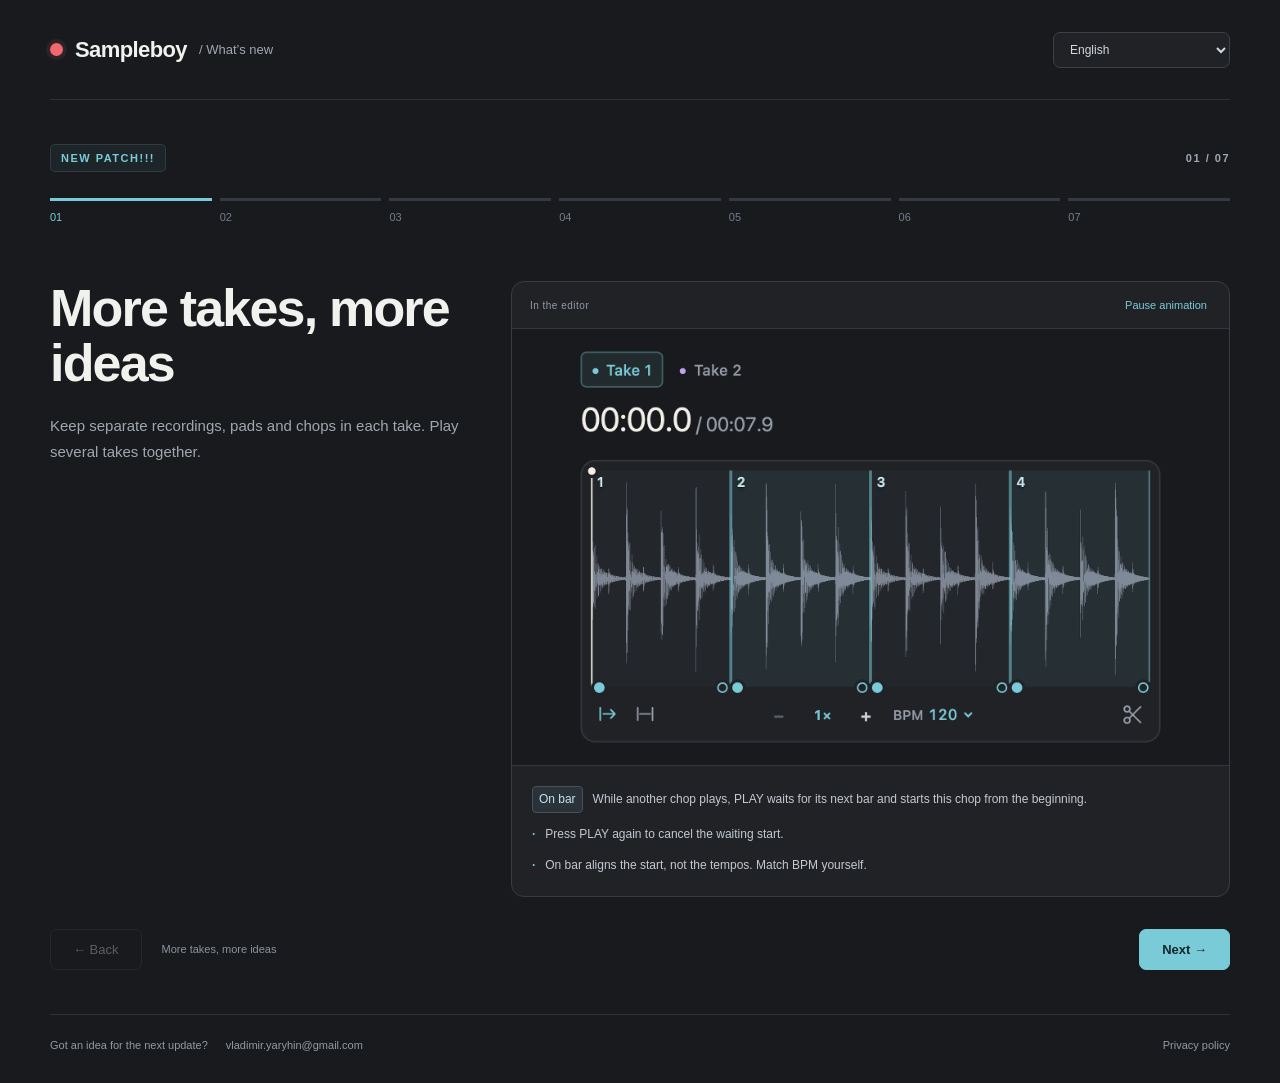
<file: updates/2026-10/index.html>
<!doctype html>
<html lang="en">
<head>
  <meta charset="utf-8">
  <meta name="viewport" content="width=device-width, initial-scale=1">
  <meta name="description" content="See what’s new in Sampleboy: multiple takes, On bar playback, Pad Recorder editing, Tap BPM and more. Animated demos and keyboard shortcuts.">
  <meta name="color-scheme" content="dark">
  <title>What’s new · Sampleboy</title>
  <link rel="stylesheet" href="style.css?v=2">
  <script src="page.js?v=2" type="module"></script>
</head>
<body>
  <header>
    <a class="brand" href="./"><span class="record-mark" aria-hidden="true"></span>Sampleboy<span class="edition">/ <span data-copy="news">What’s new</span></span></a>
    <select id="language" aria-label="Language">
      <option value="en">English</option><option value="es">Español</option><option value="es_419">Español (Latinoamérica)</option>
      <option value="pt_BR">Português (Brasil)</option><option value="pt_PT">Português (Portugal)</option>
      <option value="fr">Français</option><option value="de">Deutsch</option><option value="it">Italiano</option>
      <option value="pl">Polski</option><option value="nl">Nederlands</option><option value="ru">Русский</option>
      <option value="zh_CN">简体中文</option><option value="zh_TW">繁體中文（台灣）</option><option value="zh_HK">繁體中文（香港）</option>
    </select>
  </header>
  <main>
    <div class="eyebrow"><span id="badge">NEW PATCH!!!</span><span id="counter">01 / 07</span></div>
    <nav id="chapters" aria-label="Features"></nav>
    <article aria-labelledby="title">
      <div class="description">
        <h1 id="title">More takes, more ideas</h1>
        <p id="intro">Keep separate recordings, pads and chops in each take. Play several takes together.</p>
      </div>
      <div class="demo">
        <div class="demo-top"><span data-copy="demo">In the editor</span><button id="motion" type="button">Pause animation</button></div>
        <div class="demo-image"><img id="demo-image" src="assets/takes.png?v=2" alt="" width="1440" height="977"></div>
        <ul id="tips"></ul>
      </div>
    </article>
    <div class="navigation"><button id="back" type="button">← Back</button><span id="section-name" aria-live="polite"></span><button id="next" type="button">Next →</button></div>
    <noscript><p>Enable JavaScript to browse the animated demos and translated editing shortcuts.</p></noscript>
    <p id="load-error" role="status" hidden>Could not load the update. Please refresh the page.</p>
  </main>
  <footer><span data-copy="feedback">Got an idea for the next update?</span><a href="mailto:vladimir.yaryhin@gmail.com">vladimir.yaryhin@gmail.com</a><a href="../../" data-copy="privacy">Privacy policy</a></footer>
</body>
</html>
</file>
<file: updates/2026-10/style.css>
:root{color-scheme:dark;font-family:Inter,-apple-system,BlinkMacSystemFont,"Segoe UI",sans-serif;color:#f1f2ee;background:#181a1d;--cyan:#79cbd8;--muted:#a1a7b1}
*{box-sizing:border-box}
body{margin:0}
header,main,footer{width:min(1180px,100% - 64px);margin:auto}
header{height:100px;display:flex;align-items:center;justify-content:space-between;gap:24px;border-bottom:1px solid #30343a}
a{color:inherit;text-decoration:none}button,select{font:inherit}button,a,select{-webkit-tap-highlight-color:transparent}
button,select{cursor:pointer}button:disabled{opacity:.35;cursor:default}
:focus-visible{outline:2px solid var(--cyan);outline-offset:5px}
.brand{display:flex;align-items:center;gap:12px;font-weight:700;font-size:22px;letter-spacing:-.6px}.edition{font-size:13px;color:var(--muted);font-weight:400;letter-spacing:0}
.record-mark{width:13px;height:13px;background:#f26871;border-radius:50%;box-shadow:0 0 0 4px #f2687118}
select{max-width:190px;border:1px solid #3b4047;border-radius:7px;padding:9px 12px;background:#202226;color:#d2d7df;font-size:12px}
main{padding-top:44px}
.eyebrow{display:flex;justify-content:space-between;align-items:center;color:var(--muted);font-size:11px;letter-spacing:1.5px;font-weight:650}
#badge{color:var(--cyan);padding:7px 10px;background:#79cbd810;border:1px solid #79cbd826;border-radius:5px}
#chapters{display:grid;grid-template-columns:repeat(var(--chapter-count,7),minmax(0,1fr));gap:8px;margin:26px 0 48px}
#chapters button{border:0;border-top:3px solid #353a42;padding:10px 0;text-align:left;background:none;color:#747d8c;font-size:11px}
#chapters button[aria-current="step"]{border-color:var(--cyan);color:var(--cyan)}
#chapters button:hover{color:#e0e8ed;border-color:#95a3ae}
article{display:grid;grid-template-columns:.8fr 1.4fr;gap:50px;min-height:380px;align-items:start}
h1{font-size:clamp(32px,4.1vw,52px);letter-spacing:-1.8px;line-height:1.06;font-weight:600;margin:0 0 22px;overflow-wrap:break-word}
#intro{color:var(--muted);font-size:15px;line-height:1.7;margin:0;max-width:35em}
.demo{background:#202226;border:1px solid #383d44;border-radius:13px;overflow:hidden}
.demo-top{padding:13px 18px;border-bottom:1px solid #32373d;display:flex;justify-content:space-between;align-items:center;gap:16px;font-size:10px;color:#929aa5;letter-spacing:.5px}
#motion{color:var(--cyan);font-size:11px;background:none;border:0;padding:4px}
.demo-image{padding:18px 12px;min-height:210px;display:flex;align-items:center;justify-content:center;background:#181a1d}
.demo-image img{display:block;width:100%;height:auto;max-height:400px;object-fit:contain}
#tips{margin:0;padding:20px;list-style:none;display:flex;flex-direction:column;gap:12px;border-top:1px solid #32373d}
#tips li{display:flex;align-items:baseline;gap:10px;font-size:12px;line-height:1.6;color:#c3c9d1}
#tips li:not(:has(kbd))::before{content:"·";color:var(--cyan);font-weight:700}
kbd{font:10px/1.5 inherit;font-family:inherit;white-space:nowrap;border:1px solid #45505a;border-radius:4px;padding:3px 6px;background:#2b3239;color:#c4e5eb}
.navigation{display:flex;align-items:center;gap:20px;margin:32px 0 44px}
.navigation button{border:1px solid #3c434d;border-radius:7px;padding:12px 22px;background:transparent;color:#d6dbe2;font-size:13px}
.navigation #next{margin-left:auto;color:#14272a;background:var(--cyan);border-color:var(--cyan);font-weight:650}
#section-name{font-size:11px;color:#8b939e}
footer{border-top:1px solid #30343a;padding:24px 0 32px;display:flex;flex-wrap:wrap;gap:12px 18px;font-size:11px;color:#929aa5}
footer a:hover{color:var(--cyan)}footer a:last-child{margin-left:auto}
@media(max-width:800px){header,main,footer{width:calc(100% - 36px)}header{height:76px}.edition{display:none}main{padding-top:28px}#chapters{margin:24px 0 30px}article{grid-template-columns:1fr;gap:24px;min-height:0}h1{font-size:36px;max-width:18em;margin-bottom:14px}.demo-image{min-height:160px}.navigation{margin-bottom:32px}#section-name{display:none}footer a:last-child{margin-left:0}.brand{font-size:20px}select{max-width:155px}}
</file>
